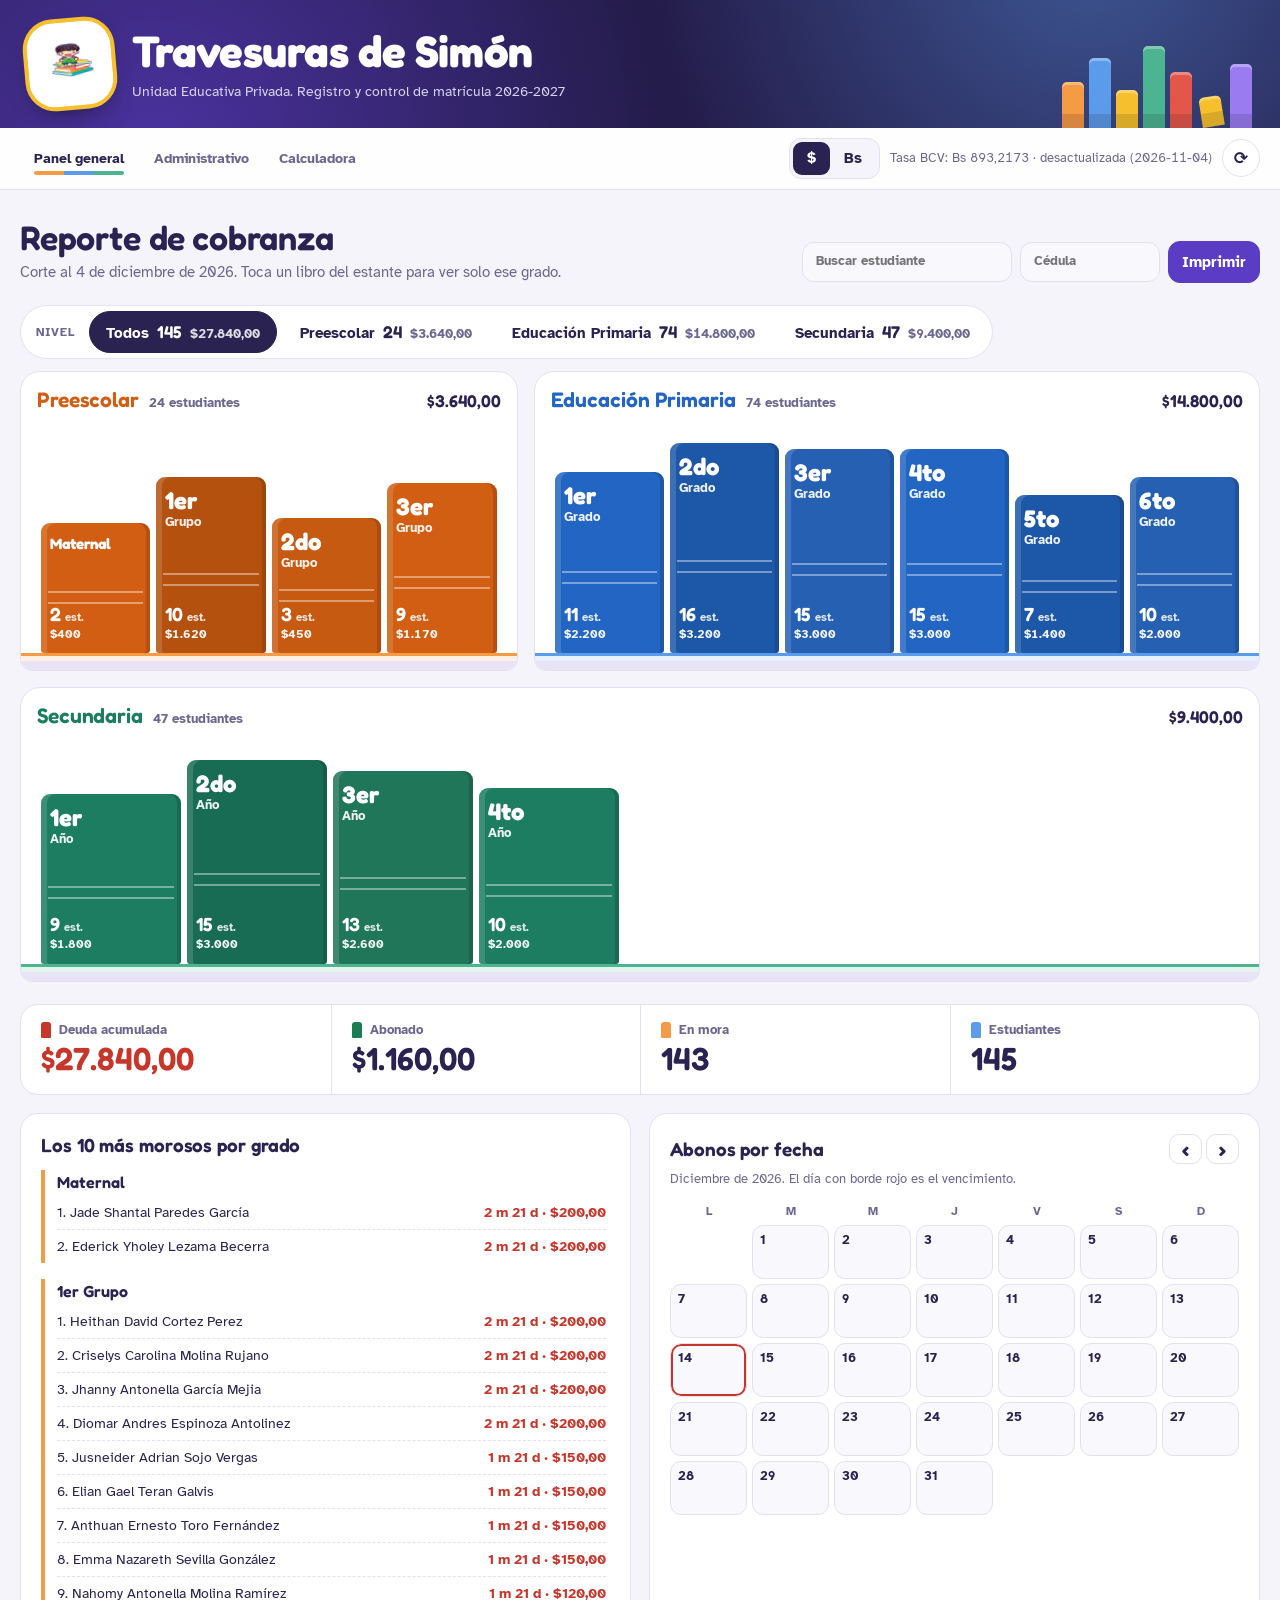
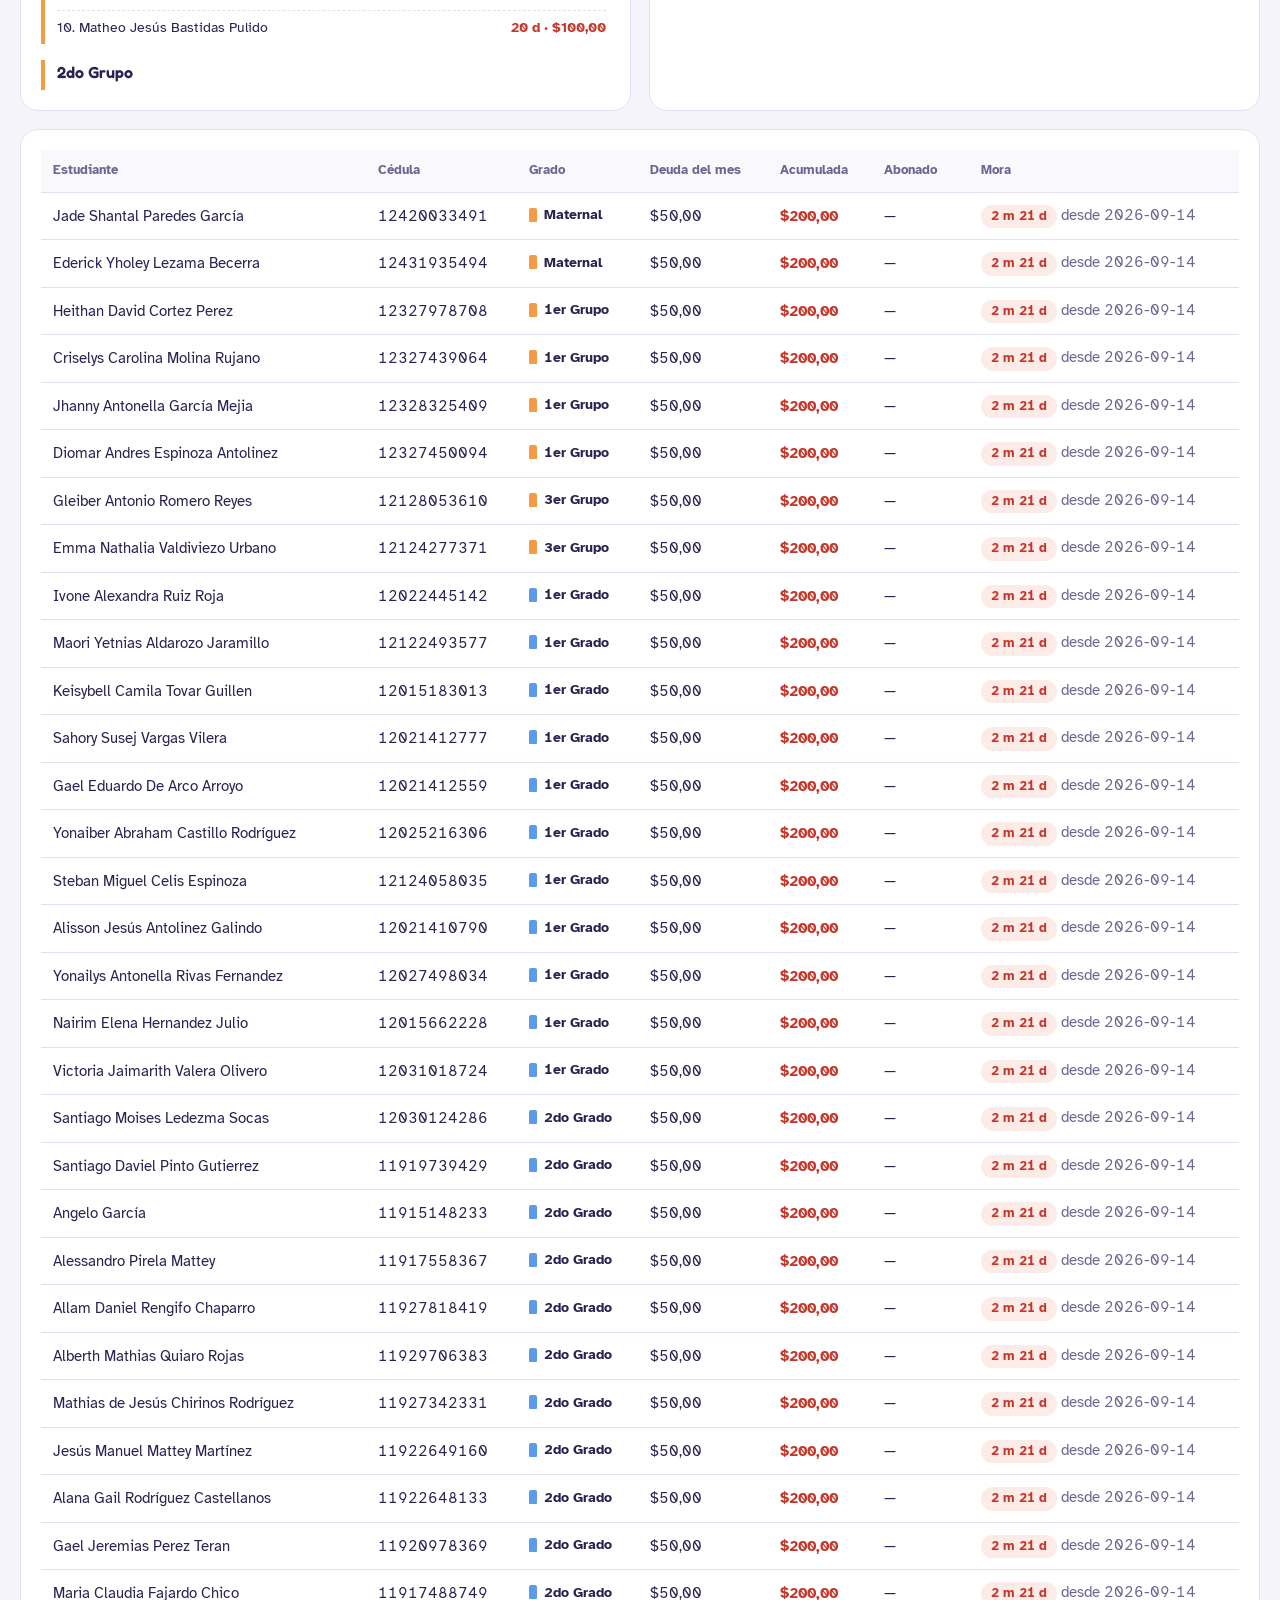
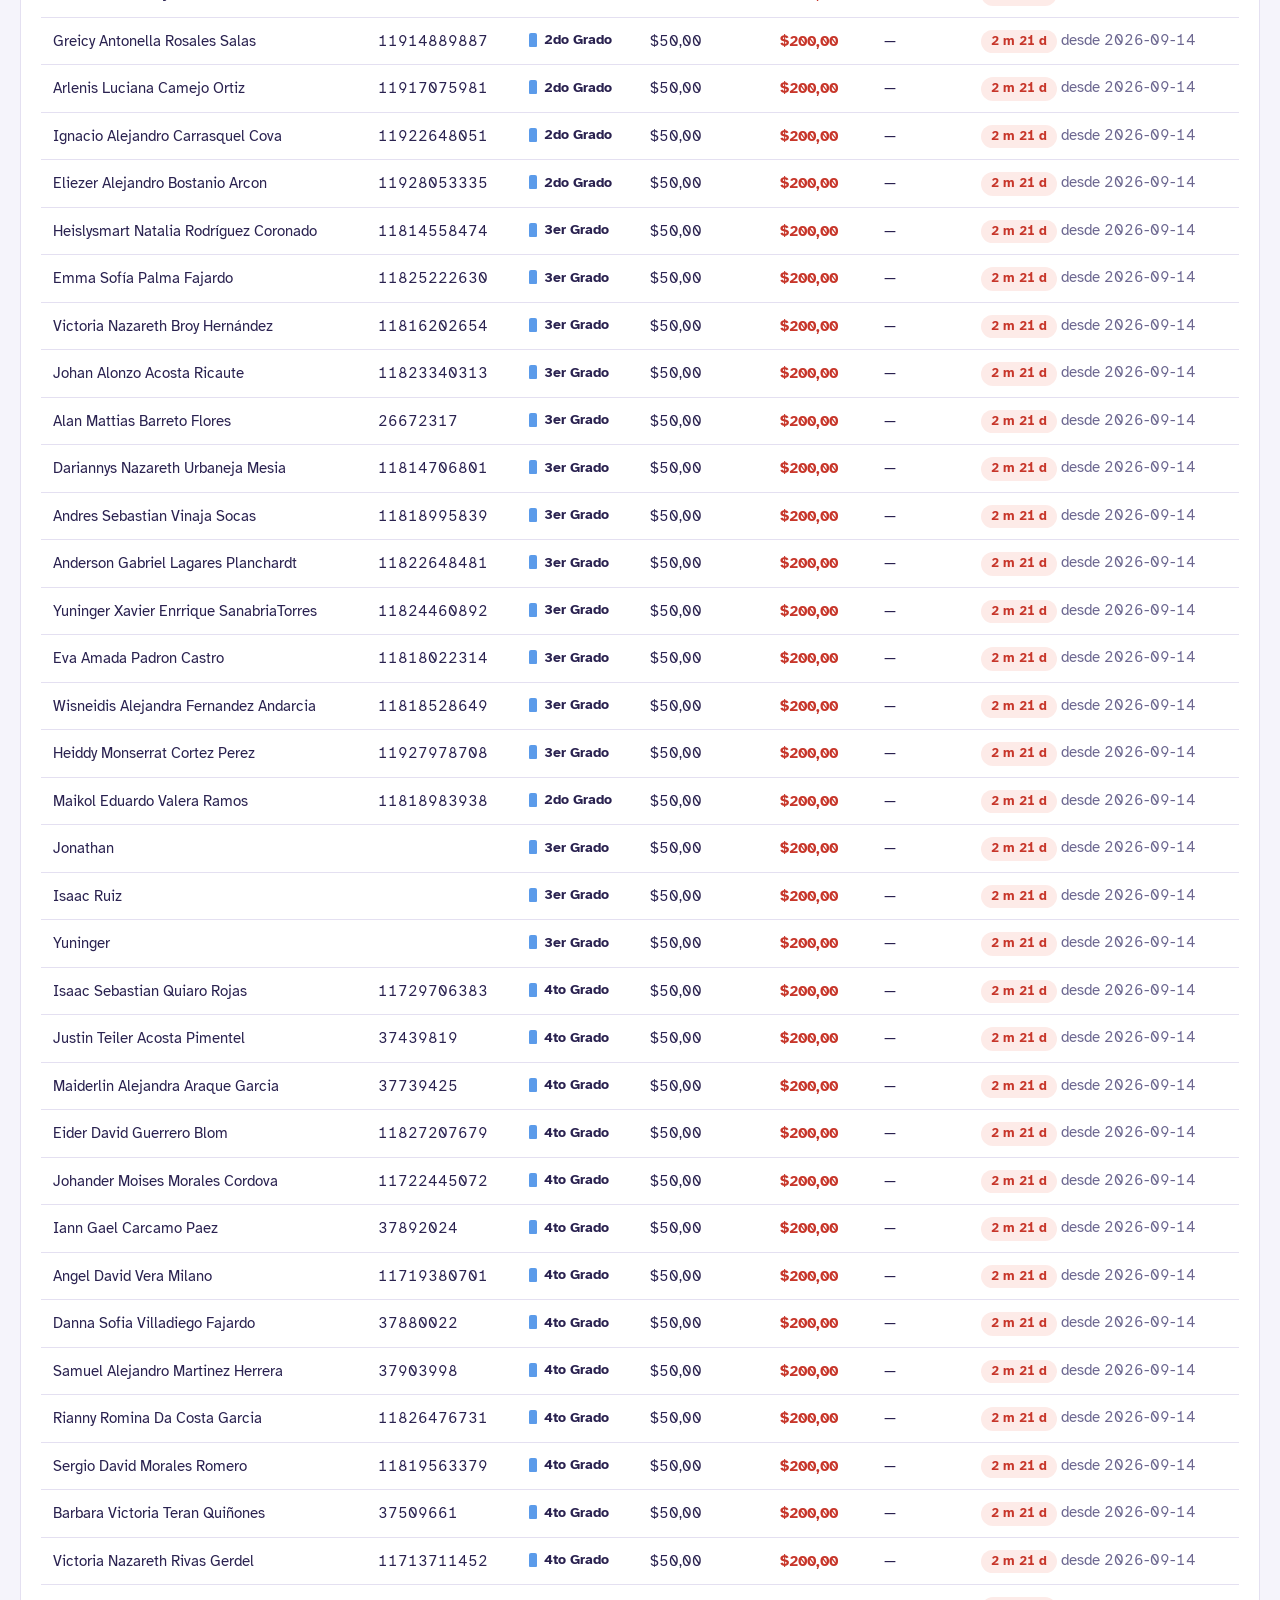
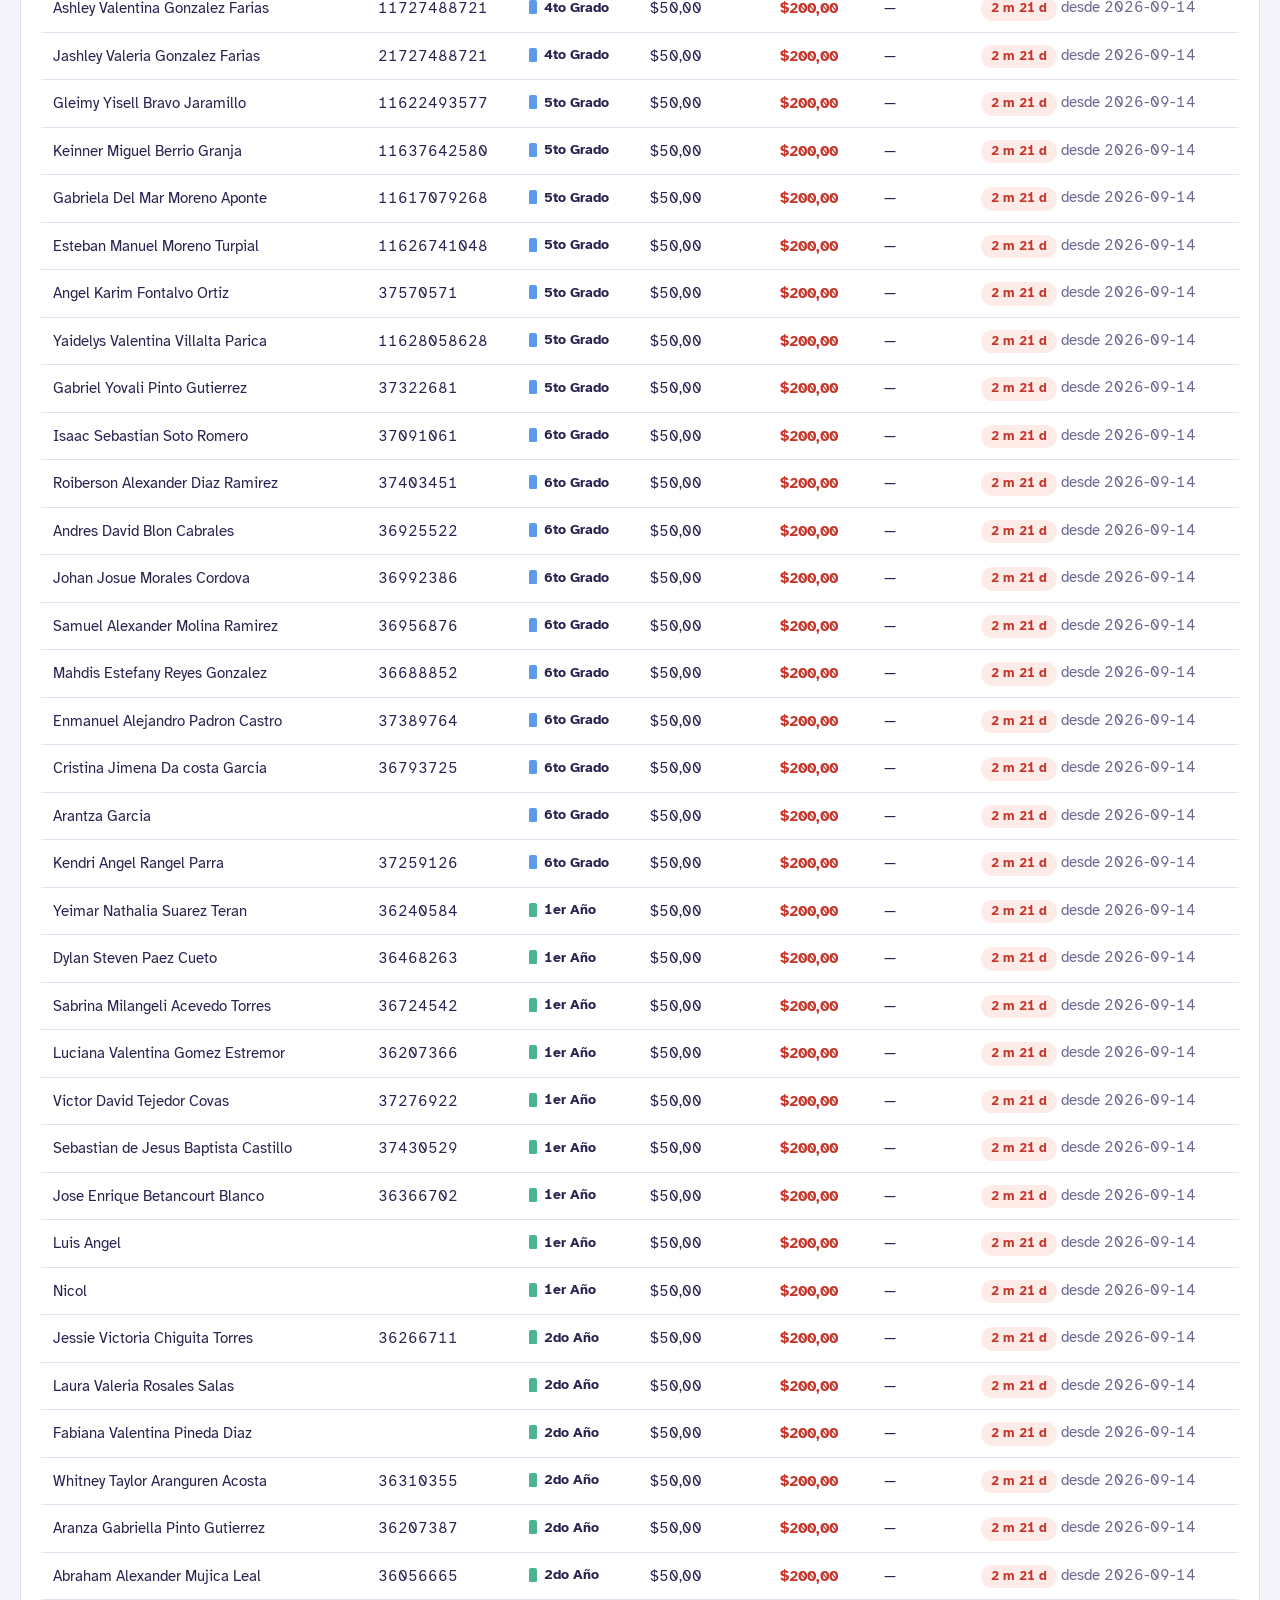
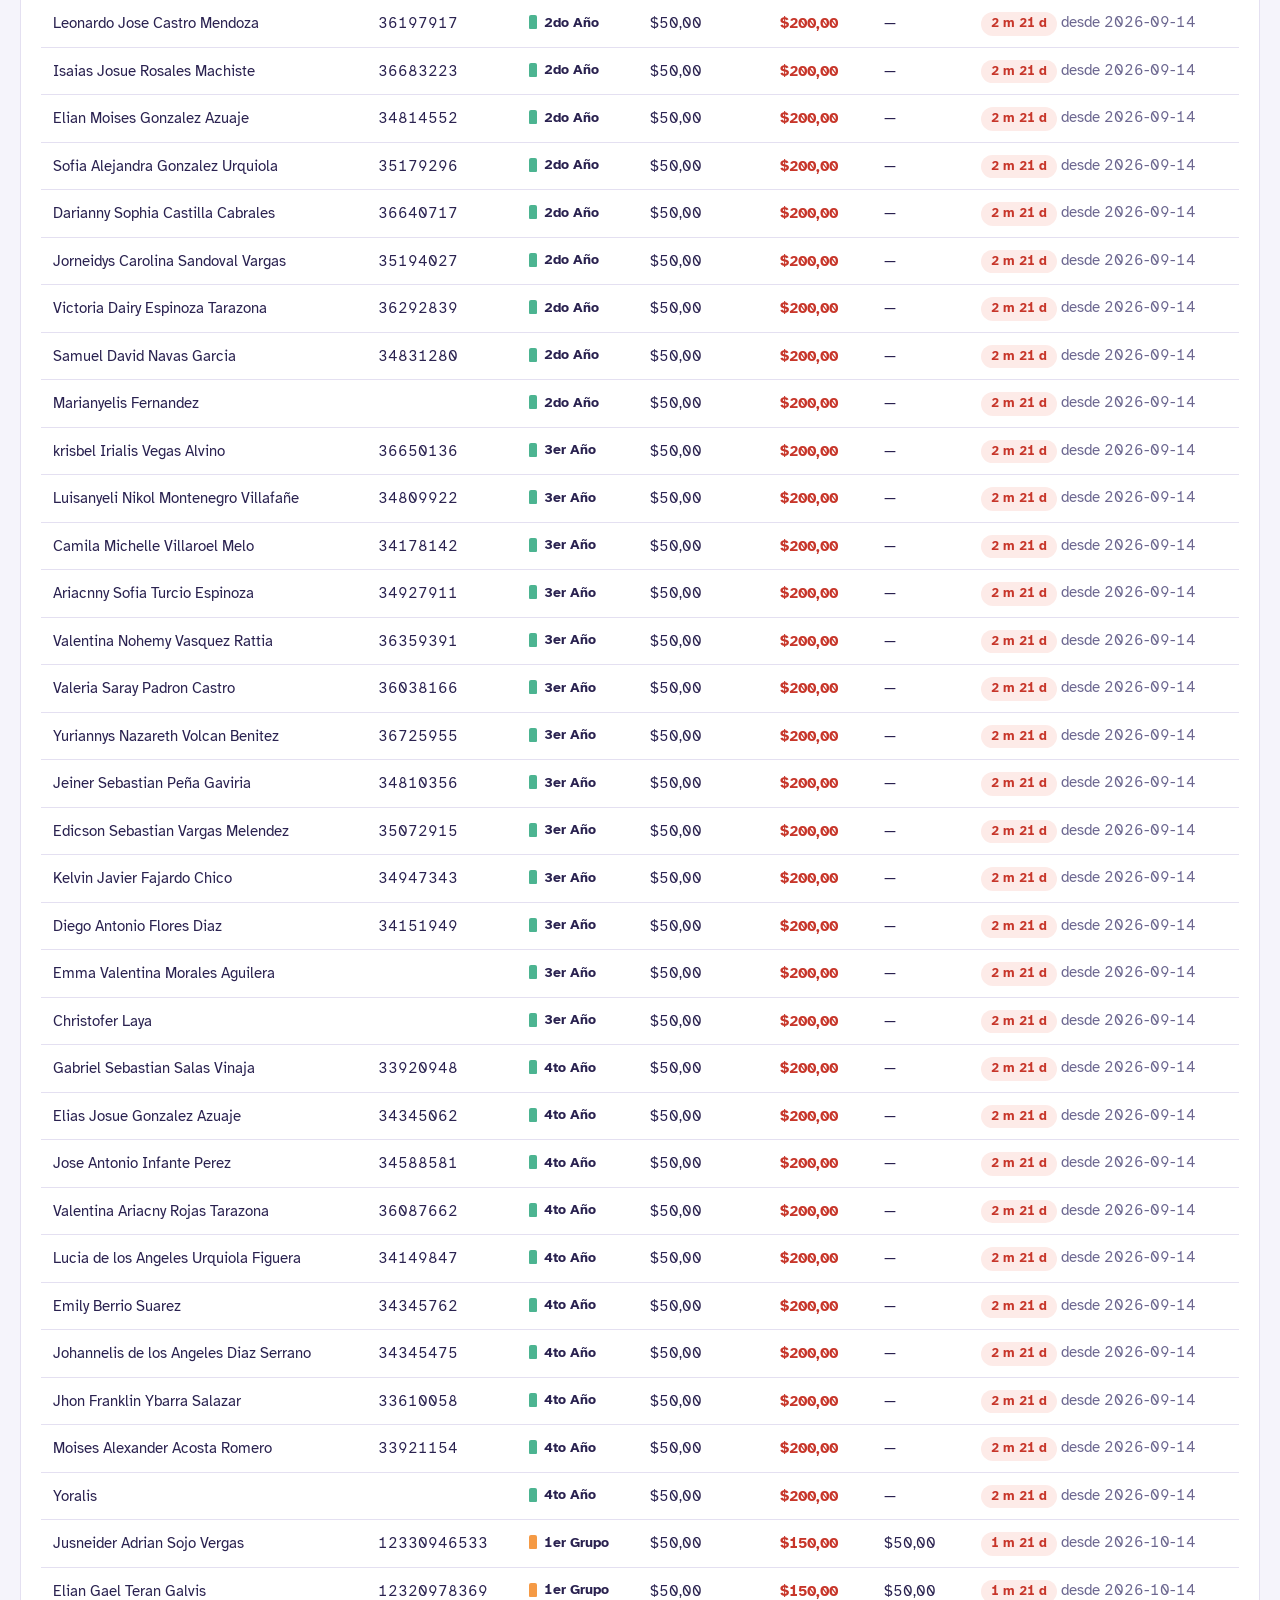
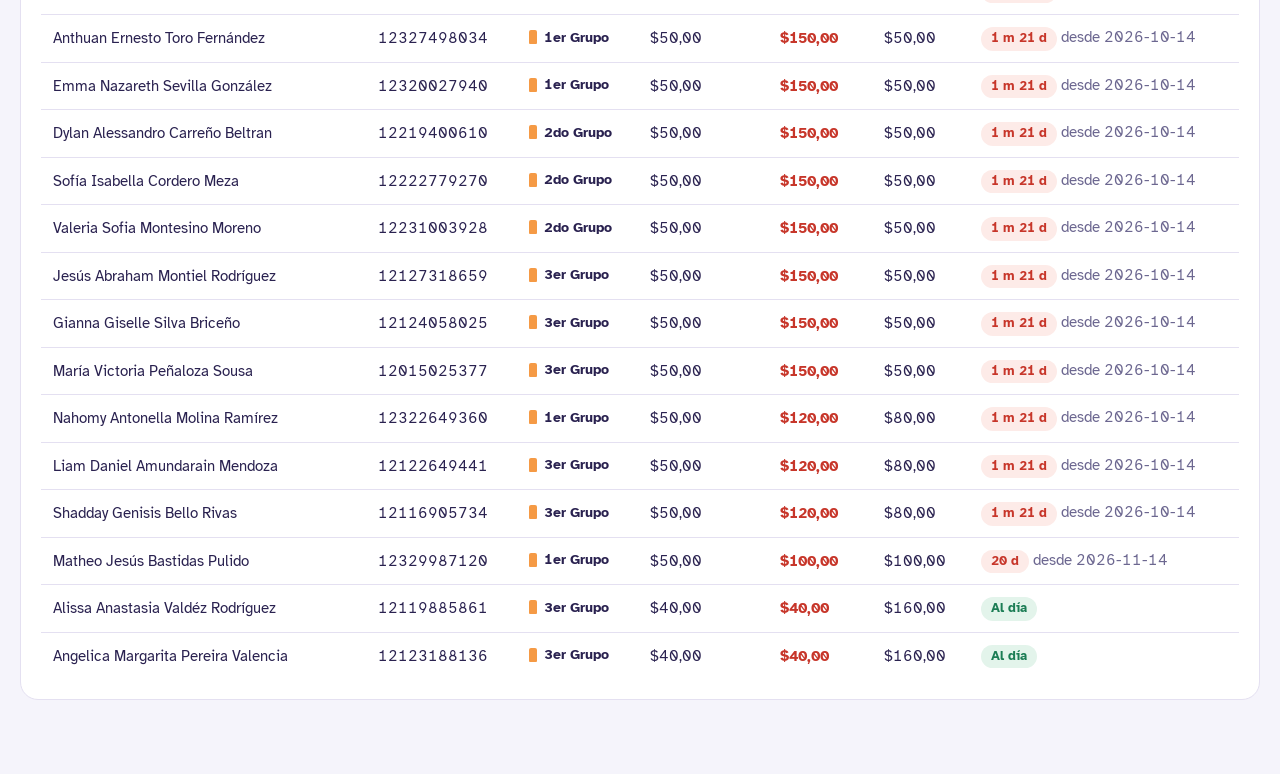
<file: index.html>
<!DOCTYPE html><html lang="es"><head><title>Panel general · Travesuras de Simón</title><meta charset="utf-8"><meta name="viewport" content="width=device-width,initial-scale=1"><link rel="icon" href="logo.png"><link rel="preconnect" href="https://fonts.googleapis.com"><link rel="preconnect" href="https://fonts.gstatic.com" crossorigin><link href="https://fonts.googleapis.com/css2?family=Atkinson+Hyperlegible:wght@400;700&family=Fredoka:wght@500;600;700&display=swap" rel="stylesheet"><link rel="stylesheet" href="style.css"></head><body class="pg-index">
<div class="ban"><img src="logo.png" alt="Logo de Travesuras de Simón"><div class="bt"><h1>Travesuras de Simón</h1><p>Unidad Educativa Privada. Registro y control de matrícula 2026-2027</p></div><div class="spines" aria-hidden="true"><i></i><i></i><i></i><i></i><i></i><i></i><i></i></div></div>
<header><nav><a href="index.html" class=on aria-current=page>Panel general</a><a href="admin.html">Administrativo</a><a href="calculadora.html">Calculadora</a></nav><div class="hr"><span class="cx" role="group" aria-label="Moneda"><button class="on" data-c="USD">$</button><button data-c="VES">Bs</button></span><span class="rate" id="rt"></span><button id="rf" title="Actualizar desde GitHub" aria-label="Actualizar desde GitHub">⟳</button></div></header>
<main>
<section class="hero"><div><h2>Reporte de cobranza</h2><p class="m">Corte al <span class="pd"></span>. Toca un libro del estante para ver solo ese grado.</p></div>
<div class="tools fl"><label class="srch"><span class="sr">Buscar estudiante</span><input id="qn" placeholder="Buscar estudiante" type="search"></label><label class="srch"><span class="sr">Buscar cédula</span><input id="qc" placeholder="Cédula" type="search" inputmode="numeric"></label><button class="pr" onclick="print()">Imprimir</button></div></section>
<div class="pt"><h2>Reporte de cobranza al <span class="pd"></span></h2></div>
<div id="chips" class="library"></div>
<div class="k" id="kpi"></div>
<div class="grid"><div class="card"><h3>Los 10 más morosos por grado</h3><div id="top"></div></div>
<div class="card"><h3><span>Abonos por fecha</span><span class="np"><button onclick="mv(-1)" aria-label="Mes anterior">‹</button><button onclick="mv(1)" aria-label="Mes siguiente">›</button></span></h3><p id="cmt"></p><div class="cal" id="cal"></div><div id="cd" class="m"></div></div></div>
<div class="card tw"><table><thead><tr><th>Estudiante</th><th>Cédula</th><th>Grado</th><th>Deuda del mes</th><th>Acumulada</th><th>Abonado</th><th>Mora</th></tr></thead><tbody id="tb"></tbody></table></div></main>
<datalist id="dl"></datalist><script src="app.js"></script></body></html>
</file>
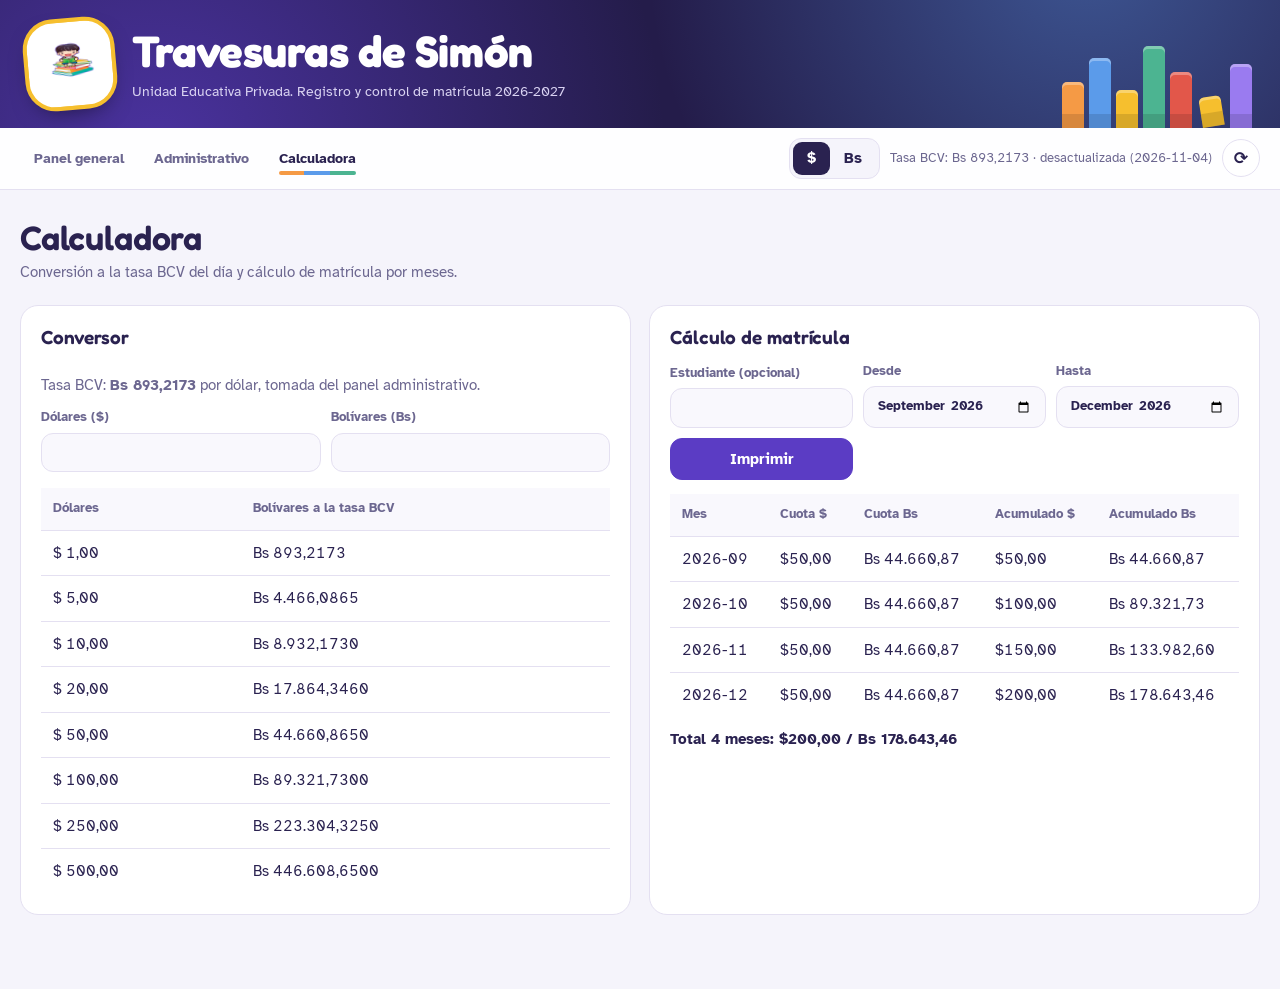
<file: calculadora.html>
<!DOCTYPE html><html lang="es"><head><title>Calculadora · Travesuras de Simón</title><meta charset="utf-8"><meta name="viewport" content="width=device-width,initial-scale=1"><link rel="icon" href="logo.png"><link rel="preconnect" href="https://fonts.googleapis.com"><link rel="preconnect" href="https://fonts.gstatic.com" crossorigin><link href="https://fonts.googleapis.com/css2?family=Atkinson+Hyperlegible:wght@400;700&family=Fredoka:wght@500;600;700&display=swap" rel="stylesheet"><link rel="stylesheet" href="style.css"></head><body class="pg-calculadora">
<div class="ban"><img src="logo.png" alt="Logo de Travesuras de Simón"><div class="bt"><h1>Travesuras de Simón</h1><p>Unidad Educativa Privada. Registro y control de matrícula 2026-2027</p></div><div class="spines" aria-hidden="true"><i></i><i></i><i></i><i></i><i></i><i></i><i></i></div></div>
<header><nav><a href="index.html">Panel general</a><a href="admin.html">Administrativo</a><a href="calculadora.html" class=on aria-current=page>Calculadora</a></nav><div class="hr"><span class="cx" role="group" aria-label="Moneda"><button class="on" data-c="USD">$</button><button data-c="VES">Bs</button></span><span class="rate" id="rt"></span><button id="rf" title="Actualizar desde GitHub" aria-label="Actualizar desde GitHub">⟳</button></div></header>
<main>
<section class="hero"><div><h2>Calculadora</h2><p class="m">Conversión a la tasa BCV del día y cálculo de matrícula por meses.</p></div></section>
<div class="pt"><h2>Cálculo de matrícula al <span class="pd"></span></h2></div>
<div class="grid g2"><div class="card f conv"><h3>Conversor</h3><p class="m">Tasa BCV: <b>Bs <span id="rt4"></span></b> por dólar, tomada del panel administrativo.</p><div class="two"><label>Dólares ($)<input id="cvu" type="number" step="0.0001"></label><label>Bolívares (Bs)<input id="cvb" type="number" step="0.0001"></label></div><table id="cmp"></table></div>
<div class="card"><h3>Cálculo de matrícula</h3>
<div class="fl two"><label>Estudiante (opcional)<input id="cs" list="dl"></label><label>Desde<input id="c1" type="month"></label><label>Hasta<input id="c2" type="month"></label><button class="pr" onclick="print()">Imprimir</button></div>
<div class="tw" id="cr"></div></div></div></main>
<datalist id="dl"></datalist><script src="app.js"></script></body></html>
</file>
<file: style.css>
/* ===== Travesuras de Simón · sistema visual =====
   Idea central: el logo es un niño leyendo sobre una pila de libros de colores.
   Cada nivel educativo es un color de lomo; cada grado, un libro del estante.
   Títulos en Fredoka (redonda, infantil pero limpia); datos en Atkinson Hyperlegible. */
:root{
  color-scheme:light;
  --bg:#f5f4fb; --c:#ffffff; --c2:#f9f8fd; --t:#2a2250; --m:#6c6790; --b:#e4e0f1;
  --p:#5b3cc4; --p2:#ece7fb; --ink:#241c4a;
  --pre:#d15e12; --pre2:#fff0e3; --pre-l:#f59a45;   /* Preescolar: naranja */
  --pri:#2265c2; --pri2:#e6effc; --pri-l:#5b9bea;   /* Primaria: azul */
  --med:#1c7d60; --med2:#e2f4ec; --med-l:#4cb491;   /* Media General: verde */
  --na:#6f6890;  --na2:#eeecf5;  --na-l:#a29cbf;    /* Por asignar */
  --y:#f6bf2e; --y2:#fff6d9;
  --r:#c7362a; --r2:#fdebe8; --g:#1c7d55; --g2:#e3f4eb;
  --wood:#e9e3f6;
  --fd:"Fredoka",ui-rounded,"Segoe UI Rounded","Arial Rounded MT Bold",system-ui,sans-serif;
  --fb:"Atkinson Hyperlegible",system-ui,-apple-system,"Segoe UI",sans-serif;
}
@media(prefers-color-scheme:dark){:root{
  color-scheme:dark;
  --bg:#141122; --c:#1d1930; --c2:#241f3a; --t:#efecfa; --m:#a7a1c4; --b:#332c4f;
  --p:#a68cff; --p2:#2d2650; --ink:#0f0c1d;
  --pre2:#3a2618; --pri2:#1a2840; --med2:#15302a; --na2:#2a2640;
  --y2:#3a3118; --r:#ff8578; --r2:#3e1f22; --g:#5bd49c; --g2:#173326; --wood:#2b2546;
}}

*{box-sizing:border-box}
html{-webkit-text-size-adjust:100%}
body{margin:0;font:15px/1.5 var(--fb);background:var(--bg);color:var(--t);-webkit-font-smoothing:antialiased}
h1,h2,h3{font-family:var(--fd);font-weight:600;letter-spacing:-.005em;line-height:1.15}
main{padding:24px 20px 56px;max-width:1280px;margin:auto}
:focus-visible{outline:3px solid var(--y);outline-offset:2px}
.sr{position:absolute;width:1px;height:1px;overflow:hidden;clip:rect(0 0 0 0)}
p{margin:0}

/* ---- Banner: el logo sobre su pila de lomos ---- */
.ban{position:relative;overflow:hidden;display:flex;align-items:center;gap:20px;padding:22px 28px;background:var(--ink);color:#fff;isolation:isolate}
.ban::before{content:"";position:absolute;inset:0;z-index:-1;background:
  radial-gradient(circle at 12% 120%,color-mix(in srgb,var(--p) 70%,transparent) 0,transparent 45%),
  radial-gradient(circle at 85% -40%,color-mix(in srgb,var(--pri-l) 45%,transparent) 0,transparent 40%)}
.ban img{height:84px;width:84px;flex:none;object-fit:contain;background:#fff;border-radius:26px;padding:6px;transform:rotate(-5deg);box-shadow:0 0 0 4px var(--y),0 10px 24px -8px rgba(0,0,0,.6)}
.bt h1{font-size:clamp(26px,4.4vw,44px);font-weight:700;margin:0;letter-spacing:-.01em}
.bt p{margin-top:4px;color:#d9d3f2;font-size:14px}
.spines{position:absolute;right:28px;bottom:0;display:flex;align-items:flex-end;gap:5px}
.spines i{width:22px;border-radius:5px 5px 0 0;box-shadow:inset 0 -14px 0 rgba(0,0,0,.12),inset 0 3px 0 rgba(255,255,255,.3)}
.spines i:nth-child(1){height:46px;background:var(--pre-l)}
.spines i:nth-child(2){height:70px;background:var(--pri-l)}
.spines i:nth-child(3){height:38px;background:var(--y)}
.spines i:nth-child(4){height:82px;background:var(--med-l)}
.spines i:nth-child(5){height:56px;background:#e2574a}
.spines i:nth-child(6){height:30px;background:var(--y);transform:rotate(-9deg);transform-origin:bottom left;margin-left:6px}
.spines i:nth-child(7){height:64px;background:#9a7bf0}
@media(max-width:760px){.spines{display:none}.ban{padding:16px 18px;gap:14px}.ban img{height:60px;width:60px;border-radius:18px}}

/* ---- Barra de navegación ---- */
header{display:flex;flex-wrap:wrap;gap:10px 16px;align-items:center;justify-content:space-between;padding:10px 20px;background:color-mix(in srgb,var(--c) 90%,transparent);backdrop-filter:blur(10px);border-bottom:1px solid var(--b);position:sticky;top:0;z-index:5}
nav{display:flex;gap:2px;flex-wrap:wrap}
nav a{position:relative;padding:8px 14px;border-radius:12px;text-decoration:none;color:var(--m);font-weight:700;font-size:14px}
nav a:hover{color:var(--t);background:var(--c2)}
nav a.on{color:var(--t)}
nav a.on::after{content:"";position:absolute;left:14px;right:14px;bottom:2px;height:4px;border-radius:4px;background:linear-gradient(90deg,var(--pre-l) 0 33%,var(--pri-l) 0 66%,var(--med-l) 0)}
.hr{display:flex;gap:10px;align-items:center;flex-wrap:wrap}
.cx{display:inline-flex;background:var(--bg);padding:3px;border-radius:12px;border:1px solid var(--b)}
.cx button{border:0;background:transparent;padding:5px 14px;border-radius:9px;font-weight:700}
.cx button.on{background:var(--t);color:var(--c)}
.rate{font-size:13px;color:var(--m);font-variant-numeric:tabular-nums}
#rf{width:38px;height:38px;padding:0;border-radius:50%;font-size:17px}

/* ---- Controles ---- */
button,input,select{font:inherit;color:var(--t);background:var(--c);border:1.5px solid var(--b);border-radius:12px;padding:9px 13px}
input,select{background:var(--c2);width:100%;min-width:0}
input:focus,select:focus{border-color:var(--p);outline:none;box-shadow:0 0 0 3px var(--p2)}
button{cursor:pointer;font-weight:700;transition:background .15s,border-color .15s,transform .12s}
button:hover{border-color:var(--p)}
button:active{transform:translateY(1px)}
button.pr{background:var(--p);color:#fff;border-color:var(--p)}
button.pr:hover{filter:brightness(1.1)}
.btns{display:flex;gap:8px;flex-wrap:wrap}

/* ---- Encabezado de cada página ---- */
.hero{display:flex;flex-wrap:wrap;gap:16px 24px;align-items:flex-end;justify-content:space-between;margin:4px 0 22px}
.hero h2{margin:0;font-size:clamp(26px,3.4vw,34px)}
.hero .m{margin-top:4px;max-width:60ch}
.tools{display:flex;gap:8px;flex-wrap:wrap;align-items:center}
.srch input{width:210px}
@media(max-width:600px){
  header{padding:8px 12px;gap:6px}
  nav{width:100%;justify-content:space-between}
  .hr{width:100%;gap:8px}.rate{flex:1;font-size:12px;line-height:1.3}
  .tools{width:100%}.srch{flex:1 1 140px}.srch input,.tools .srch:nth-child(2) input{width:100%}
}
.tools .srch:nth-child(2) input{width:140px}

/* ---- Tarjetas ---- */
.card{background:var(--c);border:1px solid var(--b);border-radius:18px;padding:20px;margin-bottom:18px}
.card h3{margin:0 0 14px;font-size:19px;display:flex;align-items:center;justify-content:space-between;gap:8px;flex-wrap:wrap}
.grid{display:grid;gap:18px;grid-template-columns:repeat(auto-fit,minmax(310px,1fr));margin-bottom:18px}
.grid.g2{grid-template-columns:repeat(auto-fit,minmax(min(420px,100%),1fr))}
.grid .card{margin-bottom:0;min-width:0}
.f>*{min-width:0}
.f{display:grid;gap:12px;align-content:start}
.f label,.fl label{display:grid;gap:5px;color:var(--m);font-size:13px;font-weight:700}
.two{display:grid;grid-template-columns:repeat(auto-fit,minmax(140px,1fr));gap:10px;align-items:end}
/* En administración, cada tarjeta lleva el color de un lomo en su borde superior */
[class*="ac-"]{border-top:6px solid var(--acc)}
.ac-pre{--acc:var(--pre-l)}.ac-pri{--acc:var(--pri-l)}.ac-med{--acc:var(--med-l)}.ac-y{--acc:var(--y)}.ac-ink{--acc:var(--p)}

/* ---- El estante de grados ---- */
.library{margin-bottom:22px}
.lib-top{display:flex;margin-bottom:12px}
/* Slicer por nivel */
.slicer{display:flex;flex-wrap:wrap;align-items:center;gap:6px;background:var(--c);border:1px solid var(--b);border-radius:999px;padding:5px}
.sl-t{padding:0 8px 0 10px;color:var(--m);font-size:12px;font-weight:700;text-transform:uppercase;letter-spacing:.06em}
.sl{--sc:var(--t);display:flex;align-items:baseline;gap:8px;border-radius:999px;padding:7px 16px;border:1.5px solid transparent;background:transparent}
.sl b{font-family:var(--fd);font-size:17px;font-weight:600}
.sl em{font-style:normal;color:var(--m);font-weight:700;font-size:13px;font-variant-numeric:tabular-nums}
.sl.lv-pre{--sc:var(--pre)}.sl.lv-pri{--sc:var(--pri)}.sl.lv-med{--sc:var(--med)}
.sl:hover{border-color:var(--sc)}
.sl.on{background:var(--sc);border-color:var(--sc);color:#fff}.sl.on em{color:#fff;opacity:.85}
@media(max-width:600px){.slicer{border-radius:16px}.sl{flex:1 1 calc(50% - 6px);justify-content:space-between;padding:7px 12px}.sl em{display:none}}
.allb{display:flex;align-items:baseline;gap:10px;border-radius:999px;padding:8px 18px;background:var(--c)}
.allb b{font-family:var(--fd);font-size:18px;font-weight:600}
.allb em{font-style:normal;color:var(--m);font-weight:700;font-variant-numeric:tabular-nums}
.allb.on{background:var(--t);border-color:var(--t);color:var(--c)}
.allb.on em{color:var(--c);opacity:.8}

.shelves{display:flex;flex-wrap:wrap;gap:16px}
.shelf{--lv:var(--p);--lv2:var(--p2);--lvl:var(--p);background:var(--c);border:1px solid var(--b);border-radius:20px 20px 12px 12px;padding:16px 16px 0;display:flex;flex-direction:column;min-width:0;flex:var(--n,3) 1 calc(var(--n,3) * 78px + 40px);max-width:100%}
.shelf.lv-pre{--lv:var(--pre);--lv2:var(--pre2);--lvl:var(--pre-l)}
.shelf.lv-pri{--lv:var(--pri);--lv2:var(--pri2);--lvl:var(--pri-l)}
.shelf.lv-med{--lv:var(--med);--lv2:var(--med2);--lvl:var(--med-l)}
.shelf.lv-na{--lv:var(--na);--lv2:var(--na2);--lvl:var(--na-l)}
.sh-h{display:flex;align-items:baseline;gap:4px 10px;flex-wrap:wrap}
.sh-h h3{margin:0;font-size:21px;color:var(--lv)}
.sh-h span{color:var(--m);font-size:13px;font-weight:700}
.sh-h b{margin-left:auto;font-family:var(--fd);font-weight:600;font-size:17px;font-variant-numeric:tabular-nums}
@media(prefers-color-scheme:dark){.sh-h h3{color:var(--lvl)}}
.books{flex:1;display:flex;align-items:flex-end;gap:6px;padding:30px 4px 0;overflow-x:auto;scrollbar-width:thin}
.shelf::after{content:"";display:block;height:14px;margin:0 -16px;border-radius:0 0 11px 11px;background:linear-gradient(var(--lv2),var(--lv2)) top/100% 5px no-repeat,var(--wood);border-top:3px solid var(--lvl)}

.book{--bc:var(--lv);flex:1 1 0;min-width:62px;max-width:140px;height:var(--h,150px);position:relative;display:flex;flex-direction:column;align-items:flex-start;text-align:left;
  padding:12px 9px 10px;border:0;border-radius:9px 9px 3px 3px;color:#fff;background:var(--bc);
  box-shadow:inset 6px 0 0 rgba(255,255,255,.14),inset -4px 0 0 rgba(0,0,0,.14);transform-origin:bottom center;
  transition:transform .28s cubic-bezier(.34,1.5,.55,1),box-shadow .2s}
.book:nth-child(3n+2){--bc:color-mix(in srgb,var(--lv) 86%,#000)}
.book:nth-child(3n){--bc:color-mix(in srgb,var(--lv) 92%,#4b2a00)}
/* bandas del lomo */
.book::before{content:"";position:absolute;left:7px;right:7px;bottom:38%;height:9px;border-block:2px solid rgba(255,255,255,.4)}
.book:hover{transform:translateY(-7px);border:0}
.book.on{transform:translateY(-16px) rotate(-1.5deg);box-shadow:inset 6px 0 0 rgba(255,255,255,.14),inset -4px 0 0 rgba(0,0,0,.14),0 14px 22px -12px var(--lv)}
/* separador amarillo en el libro elegido */
.book.on::after{content:"";position:absolute;top:-3px;right:10px;width:13px;height:42px;background:var(--y);clip-path:polygon(0 0,100% 0,100% 100%,50% 76%,0 100%)}
.bn{font-family:var(--fd);font-size:24px;font-weight:700;line-height:1}
.bn.long{font-size:15px;line-height:1.2}
.bkt{font-size:12.5px;font-weight:700;opacity:.92}
.bc{margin-top:auto;font-family:var(--fd);font-size:19px;font-weight:600;line-height:1}
.bc small{font-family:var(--fb);font-size:11px;font-weight:700;opacity:.85}
.book em{font-style:normal;font-size:11.5px;font-weight:700;font-variant-numeric:tabular-nums;opacity:.95;margin-top:3px;white-space:nowrap}
/* Al abrir la página, los libros caen al estante una sola vez */
.intro .book{animation:land .55s cubic-bezier(.3,1.45,.55,1) backwards;animation-delay:calc(var(--i,0) * 45ms)}
@keyframes land{from{transform:translateY(-36px) scaleY(.9);opacity:0}}
.intro .book:nth-child(2){--i:1}.intro .book:nth-child(3){--i:2}.intro .book:nth-child(4){--i:3}.intro .book:nth-child(5){--i:4}.intro .book:nth-child(6){--i:5}
.intro .shelf:nth-child(2) .book{animation-delay:calc((var(--i,0) + 4) * 45ms)}
.intro .shelf:nth-child(3) .book{animation-delay:calc((var(--i,0) + 9) * 45ms)}

@media(max-width:600px){
  .book{min-width:44px;padding:10px 6px 8px}.bn{font-size:19px}.bn.long{font-size:11.5px}.bkt{font-size:11px}.bc{font-size:16px}.book em{font-size:10px}
  .books{gap:4px}
}

/* ---- Indicadores ---- */
.k{display:grid;grid-template-columns:repeat(4,1fr);background:var(--c);border:1px solid var(--b);border-radius:18px;margin-bottom:18px;overflow:hidden}
.k>div{padding:16px 20px;border-left:1px solid var(--b)}
.k>div:first-child{border-left:0}
.k span{display:flex;align-items:center;gap:8px;color:var(--m);font-size:13px;font-weight:700}
.k span::before{content:"";width:10px;height:16px;border-radius:3px 3px 1px 1px;background:var(--kc)}
.k b{display:block;font-family:var(--fd);font-weight:600;font-size:clamp(24px,2.6vw,32px);line-height:1.2;font-variant-numeric:tabular-nums}
.k-r{--kc:var(--r)}.k-r b{color:var(--r)}.k-g{--kc:var(--g)}.k-o{--kc:var(--pre-l)}.k-b{--kc:var(--pri-l)}
.kf{grid-column:1/-1;padding:9px 20px;background:var(--y2);border-top:1px solid var(--b);font-size:14px;font-weight:700}
.kf button{padding:3px 12px;margin-left:6px;font-size:13px;border-radius:999px}
@media(max-width:720px){.k{grid-template-columns:1fr 1fr}.k>div:nth-child(3){border-left:0}.k>div:nth-child(n+3){border-top:1px solid var(--b)}}

/* ---- Tablas ---- */
.tw{overflow-x:auto}
table{width:100%;border-collapse:collapse;font-variant-numeric:tabular-nums}
th,td{padding:11px 12px;text-align:left;border-bottom:1px solid var(--b);white-space:nowrap}
th{color:var(--m);font-size:13px;font-weight:700;background:var(--c2);position:sticky;top:0}
tbody tr:hover td{background:var(--c2)}
tbody tr:last-child td,tr:last-child td{border-bottom:0}
.bad{color:var(--r);font-weight:700}.ok{color:var(--g);font-weight:700}.m{color:var(--m)}
td .bad,td .ok{display:inline-block;padding:2px 10px;border-radius:999px;font-size:13px}
td .bad{background:var(--r2)} td .ok{background:var(--g2)}
.gd{display:inline-flex;align-items:center;gap:7px;font-weight:700;font-size:14px}
.gd::before{content:"";width:8px;height:14px;border-radius:2px 2px 1px 1px;background:var(--gc,var(--na-l))}
.gd.lv-pre{--gc:var(--pre-l)}.gd.lv-pri{--gc:var(--pri-l)}.gd.lv-med{--gc:var(--med-l)}
.gd.lv-na{color:var(--m)}
#pl button{color:var(--r);border-color:var(--r2);background:transparent;padding:5px 12px;font-size:13px}
#pl button:hover{background:var(--r2);border-color:var(--r)}

/* ---- Los más morosos ---- */
#top{max-height:520px;overflow:auto;padding-right:4px}
.gr{margin-bottom:16px;padding-left:12px;border-left:4px solid var(--gc,var(--na-l))}
.gr.lv-pre{--gc:var(--pre-l)}.gr.lv-pri{--gc:var(--pri-l)}.gr.lv-med{--gc:var(--med-l)}
.gr>b{display:block;font-family:var(--fd);font-weight:600;font-size:16px;margin-bottom:2px}
.row{display:flex;justify-content:space-between;gap:12px;padding:6px 0;border-bottom:1px dashed var(--b);font-size:14px}
.row:last-child{border-bottom:0}
.row .bad{text-align:right;white-space:nowrap}

/* ---- Calendario ---- */
.np{display:inline-flex;gap:4px}.np button{padding:3px 12px;border-radius:10px}
#cmt{font-size:13px;color:var(--m);margin:-8px 0 12px}
#cmt::first-letter{text-transform:uppercase}
.cal{display:grid;grid-template-columns:repeat(7,1fr);gap:5px}
.cal>div,.cal>i{min-height:54px}
.cal .d{border:1px solid var(--b);border-radius:11px;padding:5px 7px;cursor:pointer;font-size:13px;font-weight:700;background:var(--c2);transition:border-color .15s}
.cal .d:hover{border-color:var(--p)}
.cal .has{background:var(--g2);border-color:color-mix(in srgb,var(--g) 40%,transparent)}
.cal .due{box-shadow:inset 0 0 0 2px var(--r)}
.cal small{display:block;color:var(--g);font-size:10.5px;font-weight:700;line-height:1.2;margin-top:2px}
.cal .w{min-height:0;text-align:center;color:var(--m);font-size:12px;font-weight:700}
#cd{margin-top:12px}

/* ---- Cargar Excel ---- */
.drop{position:relative;display:grid!important;gap:4px;padding:18px;border:2px dashed var(--b);border-radius:14px;background:var(--pre2);cursor:pointer;text-align:center;transition:border-color .15s}
.drop:hover,.drop:focus-within{border-color:var(--pre-l)}
.drop input{position:absolute;inset:0;opacity:0;cursor:pointer}
.drop b{font-family:var(--fd);font-weight:600;font-size:17px;color:var(--t)}
.drop .m{font-weight:400}
.xl-r{overflow-wrap:anywhere;display:grid;gap:6px;font-size:14px;padding:12px 14px;border-radius:12px;background:var(--c2);border:1px solid var(--b)}
.xl-r ul{margin:0;padding-left:18px}
#xs:empty{display:none}

/* ---- Calculadora ---- */
.conv table{margin-top:4px}
#cr{margin-top:14px}
#cr p{margin-top:10px}

/* ---- Modal de confirmación ---- */
.modal-ov{position:fixed;inset:0;z-index:100;background:rgba(20,15,40,.55);backdrop-filter:blur(3px);display:grid;place-items:center;padding:16px;animation:fd .15s ease-out}
.modal-box{background:var(--c);border-radius:20px;padding:24px;width:min(410px,94vw);display:grid;gap:12px;border-top:8px solid var(--r);box-shadow:0 24px 60px -20px rgba(0,0,0,.5);animation:pop .2s cubic-bezier(.3,1.4,.55,1)}
.modal-box h3{margin:0;font-size:21px}
.modal-box p{margin:0;padding:10px 12px;background:var(--c2);border-radius:10px;font-size:14px}
.modal-box label{display:grid;gap:4px;color:var(--m);font-size:13px;font-weight:700}
#dpok{background:var(--r);border-color:var(--r);color:#fff}
@keyframes fd{from{opacity:0}}@keyframes pop{from{opacity:0;transform:scale(.94)}}

/* ---- Puerta de contraseña ---- */
#gate{position:fixed;inset:0;z-index:99;display:grid;place-items:center;padding:16px;background:var(--ink)}
#gate::before{content:"";position:absolute;inset:0;background:radial-gradient(circle at 20% 110%,color-mix(in srgb,var(--p) 60%,transparent),transparent 50%),radial-gradient(circle at 90% 0,color-mix(in srgb,var(--pre-l) 35%,transparent),transparent 40%)}
.gate-box{position:relative;width:min(360px,94vw);margin:0;padding:28px;border:0;border-bottom:10px solid var(--y);text-align:center}
.gate-box img{width:76px;height:76px;object-fit:contain;margin:-66px auto 0;background:#fff;border-radius:22px;padding:5px;transform:rotate(-5deg);box-shadow:0 0 0 4px var(--y)}
.gate-box h3{justify-content:center;margin:4px 0 2px}
.gate-box label{text-align:left}

@media(prefers-reduced-motion:reduce){*,*::before,*::after{transition:none!important;animation:none!important}}

/* ---- Impresión ---- */
.pt{display:none}
@media print{
  header,.np,.fl,.tools,.ban,.hero,.lib-top,#pl button,.kf button{display:none!important}
  .pt{display:block}.pt h2{margin:0 0 12px}
  body{background:#fff;color:#000;font-size:12px}
  main{padding:0}
  .card,.shelf,.k{break-inside:avoid;border-color:#ccc}
  .books{overflow:visible}.book{animation:none!important}
  #top{max-height:none;overflow:visible}
}
</file>
